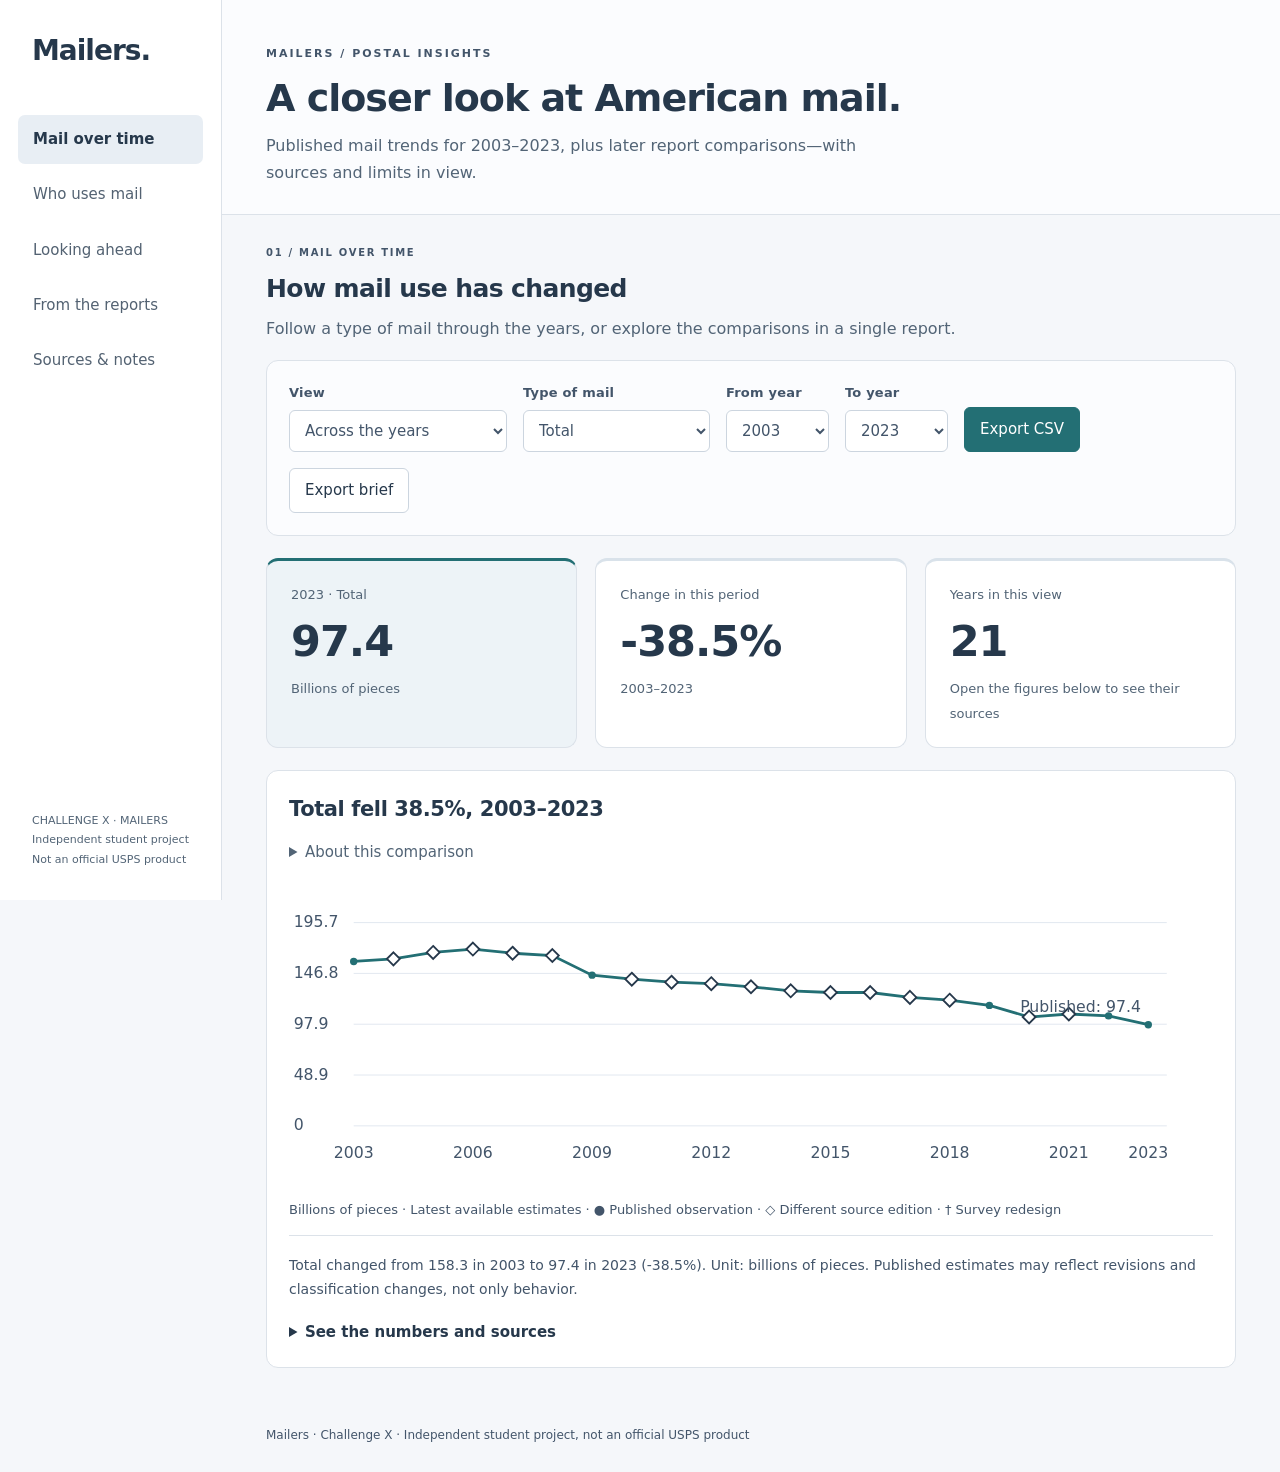
<file: index.html>
<!doctype html><html lang="en"><head><meta charset="utf-8"><meta name="viewport" content="width=device-width,initial-scale=1"><title>Mailers | Postal Insights</title>
<link rel="stylesheet" href="assets/styles.css?v=showcase-20261028b"></head><body><header><small>MAILERS / POSTAL INSIGHTS</small><h1>A closer look at American mail.</h1><p>Published mail trends for 2003–2023, plus later report comparisons—with sources and limits in view.</p></header>
<nav aria-label="Dashboard sections"><button data-tab="overview" aria-selected="true">Mail over time</button><button data-tab="demographics">Who uses mail</button><button data-tab="forecast">Looking ahead</button><button data-tab="insights">From the reports</button><button data-tab="sources">Sources & notes</button></nav>
<main><section id="overview" class="panel active"><div class="section-intro"><span class="eyebrow">01 / MAIL OVER TIME</span><h2>How mail use has changed</h2><p>Follow a type of mail through the years, or explore the comparisons in a single report.</p></div><div class="card controls"><label>View<select id="view"><option value="annual">Across the years</option><option value="edition">One report at a time</option></select></label><label id="editionLabel">Report edition<select id="edition"></select></label><label>Type of mail<select id="market"></select></label><label>From year<select id="start"></select></label><label>To year<select id="end"></select></label><button id="csv" class="primary">Export CSV</button></div>
<div class="grid"><div class="card"><small id="latestLabel"></small><div class="metric" id="latest"></div><small id="unit"></small></div><div class="card"><small>Change in this period</small><div class="metric" id="change"></div><small id="period"></small></div><div class="card"><small>Years in this view</small><div class="metric" id="count"></div><small>Open the figures below to see their sources</small></div></div>
<div class="card"><h2 id="chartTitle"></h2><details class="chart-note"><summary>About this comparison</summary><p id="seriesNote"></p></details><svg id="trend" viewBox="0 0 1000 330" role="img" aria-label="Mail volume trend"></svg><p id="numericSummary"></p><details><summary>See the numbers and sources</summary><div class="scroll"><table><thead><tr><th>Year</th><th>Value</th><th>Report edition</th><th>Source</th></tr></thead><tbody id="trendRows"></tbody></table></div></details></div></section>
<section id="demographics" class="panel"><div class="section-intro"><span class="eyebrow">02 / HOUSEHOLDS</span><h2>Who is using the mail?</h2><p>Start with the 2025 snapshot, then explore published age and metro comparisons for 2015, 2020 and 2025 below.</p></div><div class="card controls"><label>Compare households by<select id="dimension"></select></label><label>Measure<select id="measure"><option value="received">Mail received</option><option value="sent">Mail sent</option><option value="mail_share">Share of total mail (%)</option><option value="household_share">Share of households (%)</option></select></label><button id="demoCsv">Download demographics</button></div><div class="card"><h2>Different households, different mail habits</h2><p id="demoUnit" class="muted"></p><div id="bars"></div><p id="demoSummary"></p><div class="notice">2025 snapshot. These are separate survey breakdowns, not joint household profiles or causal effects. The survey redesign and MSA definition change also limit comparisons with older years; see the comparison notes below.</div><div id="demoSource"></div></div></section>
<section id="forecast" class="panel"><div class="section-intro"><span class="eyebrow">03 / LOOKING AHEAD</span><h2>A forecast, with its limits in view</h2><p>Compare a simple projection with what happened in the held-out years.</p></div><div class="card controls"><label>Forecast market<select id="forecastMarket"></select></label><label>Look ahead to<select id="horizon"><option value="3">2024–2026</option><option value="5">2024–2028</option><option value="7">2024–2030</option></select></label><button id="forecastCsv">Download forecast</button></div><div class="card"><h2>Where might mail go next?</h2><div class="notice warn">Demonstration projections use annual aggregate data through 2023. These are not forecasts updated through 2025. The newer reports use per-household units and are not spliced into this series. Historical revisions mean evaluation is retrospective, rather than a real-time forecast simulation.</div><svg id="forecastChart" viewBox="0 0 1000 330" role="img" aria-label="Historical data and forecast"></svg><p id="forecastSummary"></p><div class="grid"><div><small>Selected on 2018–2020 validation</small><h3 id="model"></h3></div><div><small>2021–2023 held-out MAE</small><h3 id="error"></h3></div><div><small>Last-observation baseline MAE</small><h3 id="baseline"></h3></div></div><p id="comparison"></p><details><summary>How the forecast was evaluated</summary><p>Compare last observation, ordinary least-squares trend, and damped trend (0.8 damping). Select the lowest validation mean absolute error (MAE) on expanding windows for 2018–2020; evaluate separately on 2021–2023. Refit the chosen model on 2015–2023. Shading is a sensitivity band based on the largest held-out absolute error multiplied by √horizon. It is not a calibrated confidence interval. Only three held-out years are available. Source classification and questionnaire changes limit interpretation, particularly for correspondence and transactions.</p><table><thead><tr><th>Year</th><th>Actual</th><th>Prediction</th><th>Naive baseline</th></tr></thead><tbody id="errors"></tbody></table></details></div></section>
<section id="insights" class="panel"><div class="section-intro"><span class="eyebrow">04 / FROM THE REPORTS</span><h2>Find the story behind the numbers</h2><p>Read a short selection of source passages, then follow the evidence.</p></div><div class="card controls"><label>Topic<select id="topic"></select></label><button id="copy">Copy passages</button></div><div class="card"><span class="tag">SOURCE PASSAGES / 2025 SURVEY</span><h2 style="margin-top:16px">A few passages worth reading</h2><p>Choose a topic to find relevant passages in the 2025 survey. Each quote opens the original report page. These are selected source sentences, not newly generated text.</p><div id="quotes"></div><div class="notice">Use these passages to identify evidence and develop questions. Check the linked source page before quoting in a report. Numeric summaries on the Trends tab are calculated directly from the structured tables.</div></div></section>
<section id="sources" class="panel"><div class="card"><h2>The sources behind the charts</h2><div id="coverage"></div><p>National survey estimates describe household mail usage. Markets describe mail purpose; they are not interchangeable with USPS product classes. These source tables do not support filtering by every named postal product.</p><div class="notice warn">Long-term series uses the latest available estimate for each year in extracted aggregate Table E.2 data. It preserves revisions but does not harmonize all questionnaire and classification changes. For a controlled comparison, use a single report edition. Market categories overlap; do not add them to reproduce Total.</div><p>The 2024–2025 tables are pieces per household per year. Earlier summary tables use billions of pieces. A separate report for 2011 has not been downloaded; 2011 values are available as historical comparisons in later reports. The 2021 file has image-based table pages; its figures are supplied by later reports and identified accordingly.</p><p>Source hashes and page counts: <a href="data/manifest.json">manifest</a> · <a href="data/annual.csv" download>annual data</a> · <a href="data/demographics.csv" download>demographics</a> · <a href="data/markets.csv" download>all report editions</a> · <a href="docs/METHODS.md">methods</a> · <a href="docs/PRESENTATION.md">presentation script</a></p><label>Find a report<input id="sourceSearch" placeholder="Year or filename"></label><div class="scroll"><table><thead><tr><th>Year</th><th>Report</th><th>Pages</th></tr></thead><tbody id="library"></tbody></table></div></div></section></main><footer>Mailers · Challenge X · Independent student project, not an official USPS product</footer>
<script src="assets/boot.js"></script><script src="data/dashboard-data.js?v=showcase-20261028b"></script><script src="assets/app.js?v=showcase-20261028b"></script><script src="assets/showcase.js?v=showcase-20261028b"></script></body></html>
</file>
<file: assets/styles.css>
/* Postal Insights — local, dependency-free dashboard */
:root{--ink:#26384b;--muted:#596776;--green:#236f74;--paper:#f5f7fa;--line:#dce2e9;--white:#fff;--sidebar:222px}
*{box-sizing:border-box}
body{margin:0;background:var(--paper);color:var(--ink);font:15px/1.55 system-ui,-apple-system,"Segoe UI",sans-serif}
button,select,input{font:inherit;color:inherit}
button,a,select,input,summary{outline-offset:4px}
button:focus-visible,a:focus-visible,select:focus-visible,input:focus-visible,summary:focus-visible{outline:3px solid #236f74}
header{margin-left:var(--sidebar);padding:40px 44px 28px;border-bottom:1px solid var(--line);background:#fbfcfe}
header small{font-size:11px;letter-spacing:2px;color:var(--green);font-weight:750}
h1{font:normal 46px/1.13 Georgia,"Times New Roman",serif;letter-spacing:-1.5px;margin:12px 0}
header p{color:var(--muted);margin:12px 0 0;max-width:650px}
nav{position:fixed;inset:0 auto 0 0;width:var(--sidebar);background:#fff;border-right:1px solid var(--line);display:flex;flex-direction:column;gap:6px;padding:34px 18px;z-index:5}
nav::before{content:"Mailers.";font:700 32px Georgia,serif;letter-spacing:-1px;padding:0 14px 42px;color:var(--green)}
nav::after{content:"POSTAL INSIGHTS\A Challenge X · 2026";white-space:pre-line;position:absolute;bottom:30px;left:32px;font-size:11px;line-height:1.9;letter-spacing:1px;color:var(--muted)}
nav button{padding:13px 15px;text-align:left;border:0;background:transparent;border-radius:7px;color:#536272;cursor:pointer;transition:background .15s}
nav button:hover{background:#edf2f6;color:var(--ink)}
nav button[aria-selected=true]{background:#e8eef4;color:#26384b;font-weight:700}
main{margin-left:var(--sidebar);padding:32px 44px;max-width:1560px}
.panel{display:none}.panel.active{display:block;animation:appear .2s ease}
@keyframes appear{from{opacity:.5;transform:translateY(4px)}to{opacity:1;transform:none}}
.section-intro{margin-bottom:25px}.eyebrow{font-size:10px;font-weight:750;letter-spacing:1.7px;color:#526476}.section-intro h2{font-size:25px;margin:6px 0;font-weight:650;letter-spacing:-.6px}.section-intro p{color:var(--muted);margin:6px 0;max-width:740px}
.card{background:var(--white);border:1px solid var(--line);border-radius:12px;padding:26px;margin-bottom:22px}
.controls{display:flex;flex-wrap:wrap;align-items:end;gap:16px;background:#fbfcfe;padding:20px 24px}
label{display:grid;gap:7px;font-size:11px;font-weight:700;color:#526476;letter-spacing:.2px}
select,input{height:42px;padding:8px 31px 8px 11px;border:1px solid #ccd5df;background:white;border-radius:6px;max-width:100%;font-size:13px;letter-spacing:0;font-weight:450}
input{width:min(360px,100%)}
button{padding:10px 15px;border:1px solid #ccd5df;background:white;border-radius:6px;cursor:pointer;font-size:13px}
button:hover{background:#edf2f6}.primary{background:var(--green);color:white;border-color:var(--green)}.primary:hover{background:#26384b}
.grid{display:grid;grid-template-columns:repeat(3,minmax(0,1fr));gap:18px}.grid .card{border-top:3px solid #d9e2ea;padding:21px 24px}.grid .card:first-child{background:#edf3f7;border-top-color:#236f74}.metric{font:normal 43px/1.1 Georgia,serif;letter-spacing:-1px;margin:11px 0;color:#26384b}.grid small{font-size:11px}
h2{font-size:21px;font-weight:650;margin:0 0 16px;letter-spacing:-.4px}h3{font-size:18px;line-height:1.4}.muted,small{color:var(--muted)}p{max-width:100%;line-height:1.7}.notice{padding:15px 18px;border-left:3px solid #236f74;background:#edf4f5;font-size:13px;line-height:1.7;margin:18px 0}.warn{border-color:#526476;background:#f0f3f7}.chart-note{font-size:12px;color:var(--muted);margin:0 0 16px}.chart-note summary{font-weight:450}
svg{display:block;width:100%;height:auto;margin-top:12px}svg text{font:13px system-ui;fill:#526476}#numericSummary{border-top:1px solid var(--line);padding-top:18px;font-size:14px;color:#43556a}
details{margin-top:20px}summary{cursor:pointer;font-size:13px;font-weight:650}details p{font-size:13px}table{width:100%;border-collapse:collapse;font-size:12px}th,td{text-align:left;padding:12px;border-bottom:1px solid var(--line);vertical-align:top}th{font-weight:650;color:#4d6075;background:#f0f3f7}.scroll{overflow:auto}td a{overflow-wrap:anywhere}a{color:var(--green);text-underline-offset:3px}.tag{font-size:10px;font-weight:700;letter-spacing:1.2px;color:var(--green);background:#edf4f5;padding:6px 9px;border-radius:4px}
blockquote{font:normal 21px/1.65 Georgia,serif;margin:25px 0;border-left:3px solid #98bdc1;padding:2px 24px}blockquote small{display:block;font:11px/1.6 system-ui;margin-top:12px}.barrow{display:grid;grid-template-columns:minmax(120px,215px) minmax(70px,1fr) 70px;gap:18px;align-items:center;margin:24px 0;font-size:13px}.barrow b{text-align:right;font-variant-numeric:tabular-nums}.bar{height:12px;background:#236f74;border-radius:0 4px 4px 0}.barrow:nth-child(even) .bar{background:#236f74}
footer{margin-left:var(--sidebar);padding:4px 44px 28px;font-size:10px;color:var(--muted)}
@media(min-width:1600px){main,header{padding-right:70px;padding-left:60px}}
@media(max-width:1100px){:root{--sidebar:190px}main{padding:25px}header{padding:30px 25px}h1{font-size:37px}.controls{gap:12px}.card{padding:21px}.metric{font-size:36px}}
@media(max-width:760px){:root{--sidebar:0px}nav{position:static;inset:auto;width:auto;flex-direction:row;flex-wrap:wrap;padding:12px;border-bottom:1px solid var(--line);gap:4px}nav::before{content:none}nav::after{content:none}nav button{font-size:12px;padding:10px}header{padding:25px 20px}h1{font-size:34px}main{padding:22px 16px}.grid{grid-template-columns:1fr;gap:0}.grid .card{margin-bottom:12px}.controls{align-items:stretch}.controls label{flex:1 1 135px}.controls button{align-self:end}.barrow{grid-template-columns:110px 1fr 55px;gap:10px}blockquote{font-size:18px;padding-left:16px}footer{padding:10px 20px}}
@media(prefers-reduced-motion:reduce){.panel.active{animation:none}*{scroll-behavior:auto!important}}
@media print{nav,.controls,button{display:none}.panel{display:block!important}header,main,footer{margin-left:0}.card{break-inside:avoid}body{background:white}}

/* Desktop/projector readability; no mobile layout work in this revision. */
body{font-size:16px;color:#26384b}.muted,small,header p{color:#526476}
label{font-size:13px;color:#43556a}select,input,button,nav button{font-size:15px}
main{padding-top:24px}.section-intro{margin-bottom:18px}.card{padding:22px}
svg text{font-size:17px;fill:#43556a}svg{margin-top:8px}
.eyebrow{color:#43556a}.grid small{font-size:13px}.chart-key{font-size:13px;color:#43556a}
th,td{font-size:14px}td{overflow-wrap:anywhere}table{table-layout:fixed}
.barrow{font-size:15px}.chart-note summary,summary{font-size:15px}
.notice{font-size:14px;color:#344a60}blockquote small{font-size:13px}
#historyTable td:first-child{font-weight:600}#historyNotes{max-width:100%}
.export-brief{white-space:nowrap}#surveyBreak{margin:12px 0}
footer{font-size:12px;color:#526476}

/* Independent visual identity: navy, light neutrals, one teal accent. */
nav::before{font-family:system-ui,sans-serif;font-size:28px;font-weight:750;color:#26384b}h1{font-family:system-ui,sans-serif;font-size:38px;font-weight:650;letter-spacing:-1px}.metric{font-family:system-ui,sans-serif;font-weight:650;font-variant-numeric:tabular-nums}nav::after{content:"CHALLENGE X · MAILERS\A Independent student project\A Not an official USPS product";font-size:11px;line-height:1.8;letter-spacing:0;color:#526476}body{--ink:#26384b;--green:#236f74;--paper:#f5f7fa;--line:#dce2e9;--muted:#526476}.notice.warn{border-color:#526476;background:#f0f3f7}.grid .card:first-child{background:#edf3f7}header small{color:#43556a}blockquote{font-family:system-ui,sans-serif;font-size:19px}footer{color:#43556a}

.panel.active{animation:none}
</file>
